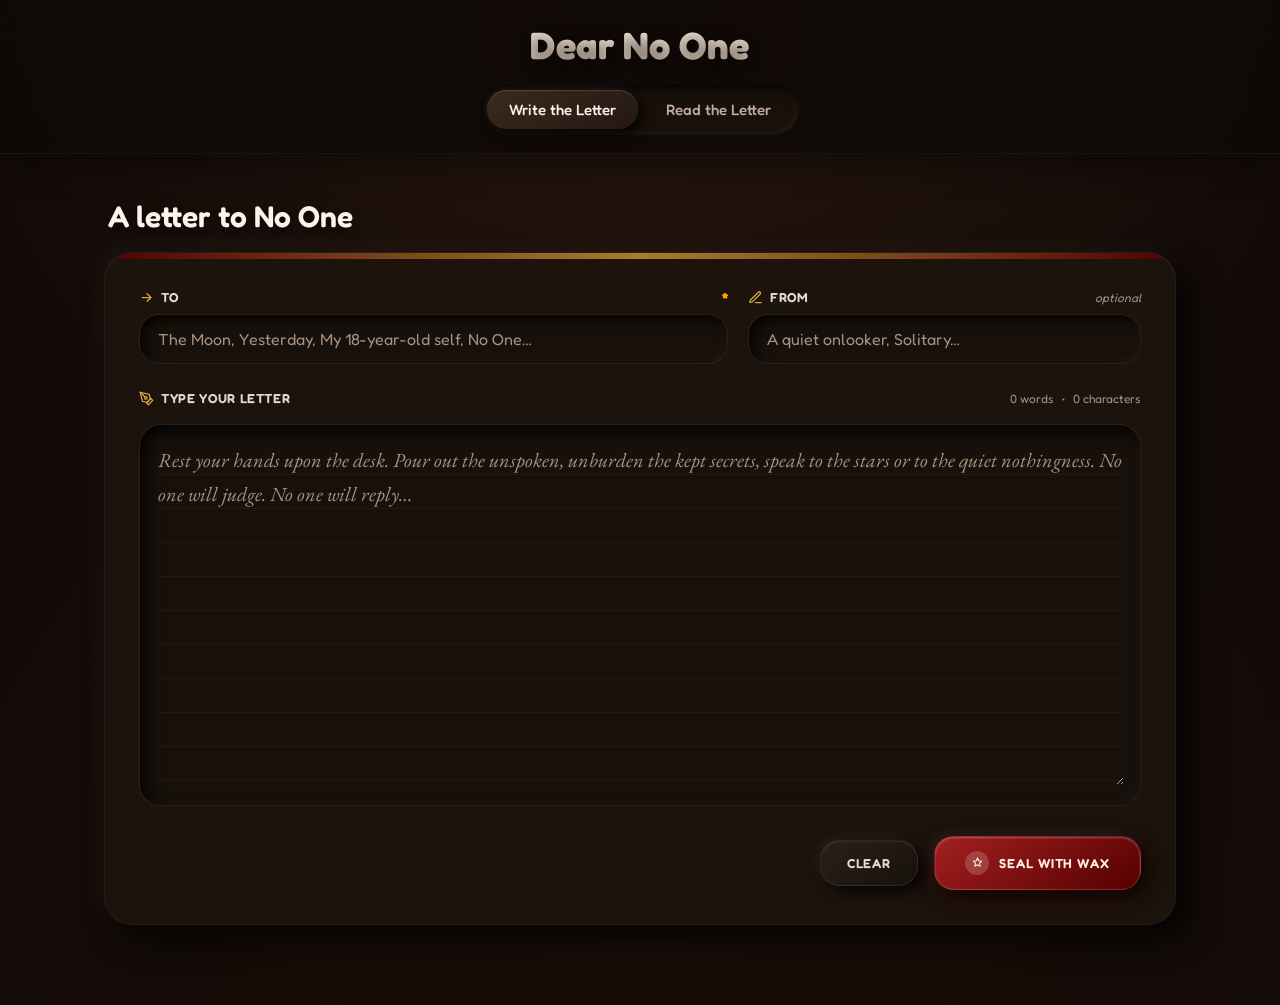
<file: index.html>
<!DOCTYPE html>
<html lang="en">
<head>
<meta charset="UTF-8">
<meta name="viewport" content="width=device-width, initial-scale=1.0">
<title>Dear No One — Write the Letter</title>
<meta name="description" content="Write a letter to no one in particular. Seal it with wax and let it go.">

<link rel="preconnect" href="https://fonts.googleapis.com">
<link rel="preconnect" href="https://fonts.gstatic.com" crossorigin>
<link href="https://fonts.googleapis.com/css2?family=Fredoka:wght@400;500;600;700&family=EB+Garamond:ital,wght@0,400;0,600;1,400;1,600&display=swap" rel="stylesheet">
<link rel="stylesheet" href="style.css">
</head>
<body>

<!-- Reusable icon sprite (kept out of tab order / not rendered directly) -->
<svg class="visually-hidden" aria-hidden="true">
  <symbol id="icon-arrow" viewBox="0 0 24 24" fill="none" stroke="currentColor" stroke-width="2" stroke-linecap="round" stroke-linejoin="round"><line x1="5" y1="12" x2="19" y2="12"></line><polyline points="13 6 19 12 13 18"></polyline></symbol>
  <symbol id="icon-note" viewBox="0 0 24 24" fill="none" stroke="currentColor" stroke-width="2" stroke-linecap="round" stroke-linejoin="round"><path d="M12 20h9"></path><path d="M16.5 3.5a2.12 2.12 0 0 1 3 3L7 19l-4 1 1-4Z"></path></symbol>
  <symbol id="icon-quill" viewBox="0 0 24 24" fill="none" stroke="currentColor" stroke-width="2" stroke-linecap="round" stroke-linejoin="round"><path d="M12 19l7-7 3 3-7 7-3-3z"></path><path d="M18 13l-1.5-7.5L2 2l3.5 14.5L13 18l5-5z"></path><path d="M2 2l7.586 7.586"></path><circle cx="11" cy="11" r="2"></circle></symbol>
  <symbol id="icon-seal" viewBox="0 0 24 24" fill="none" stroke="currentColor" stroke-width="2" stroke-linecap="round" stroke-linejoin="round"><path d="M12 2l2.4 4.9 5.4.8-3.9 3.8.9 5.4L12 14.4 7.2 16.9l.9-5.4L4.2 7.7l5.4-.8L12 2z"></path></symbol>
</svg>

<header class="site-header">
  <div class="site-header__inner">
    <a class="brand" href="index.html">Dear No One</a>
    <nav class="tab-nav" aria-label="Site sections">
      <a href="index.html" class="tab-nav__item is-active" aria-current="page">Write the Letter</a>
      <a href="read.html" class="tab-nav__item">Read the Letter</a>
    </nav>
  </div>
</header>

<main class="page-main">
  <div class="page-title-row">
    <h1>A letter to No One</h1>
  </div>

  <section class="surface-card" aria-labelledby="form-heading">
    <h2 id="form-heading" class="visually-hidden">Write your letter</h2>
    <div class="surface-card__accent"></div>
    <div class="surface-card__body">

      <div class="field-row">
        <div class="field field--to">
          <label for="letter-to">
            <span class="label-text"><svg aria-hidden="true"><use href="#icon-arrow"></use></svg>To</span>
            <span class="req" aria-hidden="true">*</span>
          </label>
          <input id="letter-to" type="text" placeholder="The Moon, Yesterday, My 18-year-old self, No One…" maxlength="80" autocomplete="off" required aria-required="true">
        </div>
        <div class="field field--from">
          <label for="letter-from">
            <span class="label-text"><svg aria-hidden="true"><use href="#icon-note"></use></svg>From</span>
            <span class="optional">optional</span>
          </label>
          <input id="letter-from" type="text" placeholder="A quiet onlooker, Solitary…" maxlength="60" autocomplete="off">
        </div>
      </div>

      <div class="field field--body">
        <div class="field__header">
          <label for="letter-body">
            <span class="label-text"><svg aria-hidden="true"><use href="#icon-quill"></use></svg>Type your Letter</span>
          </label>
          <div class="meta-counts">
            <span id="word-count">0 words</span>
            <span aria-hidden="true">•</span>
            <span id="char-count">0 characters</span>
          </div>
        </div>
        <div class="textarea-wrap">
          <textarea id="letter-body" rows="10" placeholder="Rest your hands upon the desk. Pour out the unspoken, unburden the kept secrets, speak to the stars or to the quiet nothingness. No one will judge. No one will reply…"></textarea>
        </div>
      </div>

      <div class="actions-row">
        <button type="button" id="btn-clear" class="btn btn--ghost">Clear</button>
        <button type="button" id="btn-seal" class="btn btn--wax">
          <span class="btn__seal-dot"><svg aria-hidden="true"><use href="#icon-seal"></use></svg></span>
          Seal with wax
        </button>
      </div>

    </div>
  </section>
</main>

<div class="modal-overlay" id="seal-modal" aria-hidden="true">
  <div class="seal-card" role="dialog" aria-modal="true" aria-labelledby="seal-title">
    <div class="wax-emblem"><svg aria-hidden="true"><use href="#icon-seal"></use></svg></div>
    <h2 id="seal-title">Sealed in Perpetuity</h2>
    <p>Your letter has been folded, sealed with hot wax, and sent into the void.</p>
    <div class="divider"></div>
    <span class="eyebrow-note">Waiting quietly on the Read page</span>
  </div>
</div>

<script src="storage.js"></script>
<script src="write.js"></script>
</body>
</html>
</file>
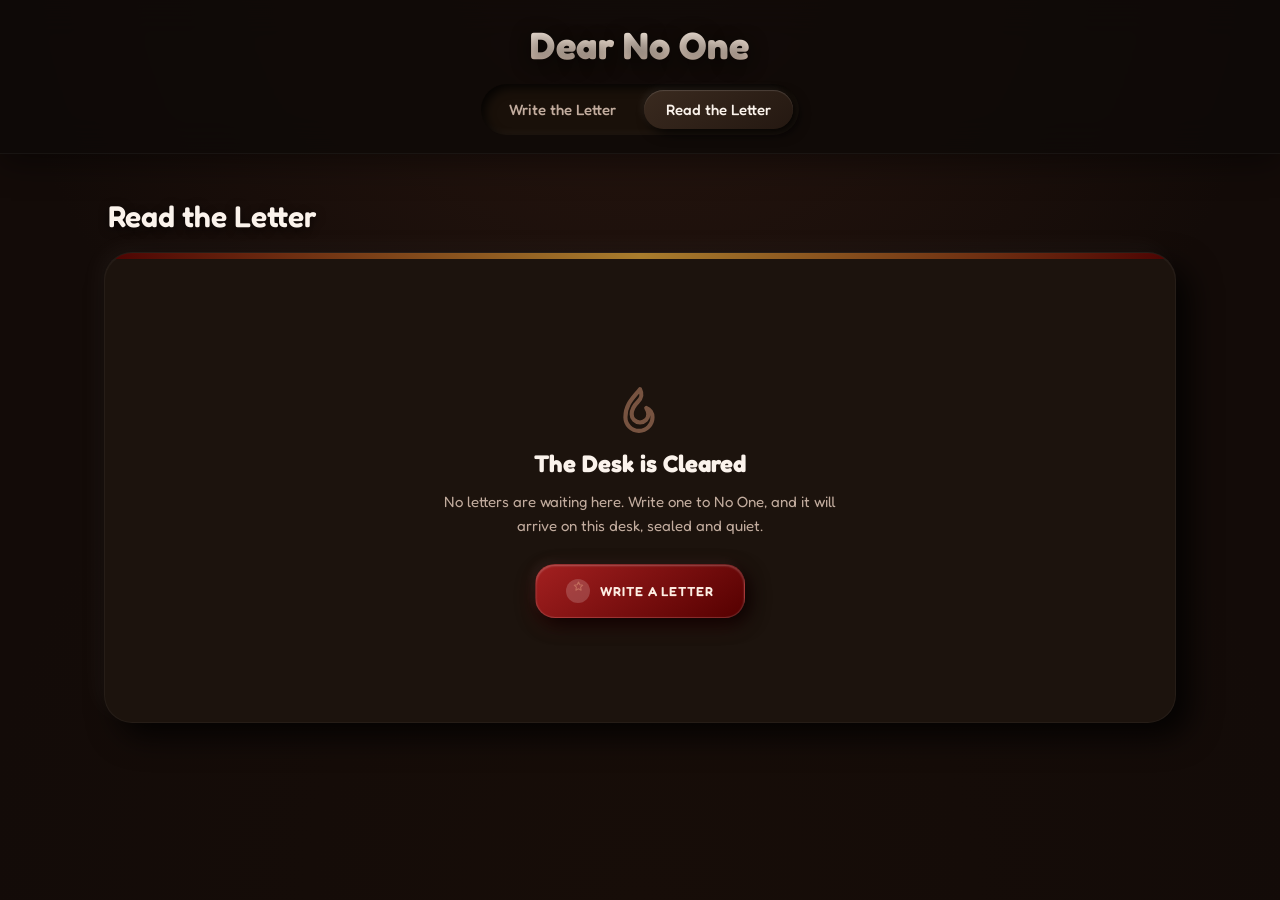
<file: read.html>
<!DOCTYPE html>
<html lang="en">
<head>
<meta charset="UTF-8">
<meta name="viewport" content="width=device-width, initial-scale=1.0">
<title>Dear No One — Read the Letter</title>
<meta name="description" content="Open sealed letters written to no one in particular, then let them burn.">

<link rel="preconnect" href="https://fonts.googleapis.com">
<link rel="preconnect" href="https://fonts.gstatic.com" crossorigin>
<link href="https://fonts.googleapis.com/css2?family=Fredoka:wght@400;500;600;700&family=EB+Garamond:ital,wght@0,400;0,600;1,400;1,600&display=swap" rel="stylesheet">
<link rel="stylesheet" href="style.css">
</head>
<body>

<svg class="visually-hidden" aria-hidden="true">
  <symbol id="icon-seal" viewBox="0 0 24 24" fill="none" stroke="currentColor" stroke-width="2" stroke-linecap="round" stroke-linejoin="round"><path d="M12 2l2.4 4.9 5.4.8-3.9 3.8.9 5.4L12 14.4 7.2 16.9l.9-5.4L4.2 7.7l5.4-.8L12 2z"></path></symbol>
  <symbol id="icon-flame" viewBox="0 0 24 24" fill="none" stroke="currentColor" stroke-width="2" stroke-linecap="round" stroke-linejoin="round"><path d="M12 2c1.5 3 .5 4.5-1 6-2 2-3 3.5-3 6a4 4 0 0 0 8 0c0-1.2-.4-2-1-3 1.8.6 3 2.4 3 4.5A6.5 6.5 0 0 1 5 15.5C5 9 9 6 12 2z"></path></symbol>
  <symbol id="icon-close" viewBox="0 0 24 24" fill="none" stroke="currentColor" stroke-width="2" stroke-linecap="round" stroke-linejoin="round"><line x1="18" y1="6" x2="6" y2="18"></line><line x1="6" y1="6" x2="18" y2="18"></line></symbol>
</svg>

<header class="site-header">
  <div class="site-header__inner">
    <a class="brand" href="index.html">Dear No One</a>
    <nav class="tab-nav" aria-label="Site sections">
      <a href="index.html" class="tab-nav__item">Write the Letter</a>
      <a href="read.html" class="tab-nav__item is-active" aria-current="page">Read the Letter</a>
    </nav>
  </div>
</header>

<main class="page-main">
  <div class="page-title-row">
    <h1>Read the Letter</h1>
  </div>

  <section class="surface-card" aria-labelledby="archive-heading">
    <h2 id="archive-heading" class="visually-hidden">Sealed letters</h2>
    <div class="surface-card__accent"></div>
    <div class="surface-card__body">
      <div class="envelope-grid" id="envelope-grid"></div>
      <div class="empty-state" id="empty-state" hidden>
        <svg aria-hidden="true"><use href="#icon-flame"></use></svg>
        <h2>The Desk is Cleared</h2>
        <p>No letters are waiting here. Write one to No One, and it will arrive on this desk, sealed and quiet.</p>
        <a href="index.html" class="btn btn--wax">
          <span class="btn__seal-dot"><svg aria-hidden="true"><use href="#icon-seal"></use></svg></span>
          Write a Letter
        </a>
      </div>
    </div>
  </section>
</main>

<div class="modal-overlay modal-overlay--inspect" id="inspect-modal" aria-hidden="true">
  <div class="halo" id="halo" aria-hidden="true"></div>

  <div class="inspect-stage" id="inspect-stage" role="dialog" aria-modal="true" aria-label="Open letter">
    <button type="button" class="close-btn" id="close-inspect">
      <span>Close</span>
      <svg aria-hidden="true"><use href="#icon-close"></use></svg>
    </button>

    <div class="envelope-3d" id="envelope-3d">
      <div class="envelope-3d__shell">
        <div class="envelope-3d__pocket"></div>
        <div class="envelope-3d__side-l"></div>
        <div class="envelope-3d__side-r"></div>
        <div class="envelope-3d__front-flap"></div>
        <div class="envelope-3d__flap" id="envelope-flap">
          <div class="wax-seal-mini"><svg aria-hidden="true"><use href="#icon-seal"></use></svg></div>
        </div>
      </div>

      <div class="letter-slot" id="letter-slot">
        <div class="letter-paper" id="letter-paper">
          <div class="letter-paper__face">
            <div class="letter-paper__to">
              <span class="eyebrow">Addressed to</span>
              <h2 id="modal-to">To:</h2>
            </div>
            <div class="letter-paper__body-wrap">
              <p id="modal-body"></p>
            </div>
            <div class="letter-paper__from" id="modal-from-row">
              <div>
                <span class="eyebrow">From</span>
                <span id="modal-from">Anonymous</span>
              </div>
            </div>
          </div>
        </div>
      </div>
    </div>

    <div class="burn-action" id="burn-action">
      <button type="button" class="btn btn--burn" id="btn-burn">
        <svg aria-hidden="true"><use href="#icon-flame"></use></svg>
        Burn this Letter
      </button>
    </div>
  </div>

  <div class="ember-field" id="ember-field" aria-hidden="true"></div>
</div>

<div class="toast" id="toast" role="status" aria-live="polite">
  <svg aria-hidden="true"><use href="#icon-flame"></use></svg>
  <span>Letter consumed by embers. It exists nowhere now.</span>
</div>

<script src="storage.js"></script>
<script src="read.js"></script>
</body>
</html>
</file>
<file: style.css>
/* ==========================================================================
   Dear No One — shared stylesheet
   A dark, neumorphic letter-writing/reading experience.
   ========================================================================== */

:root{
  /* -- base surfaces -- */
  --bg:            #130b08;
  --bg-radial-a:   #2a1710;
  --bg-radial-b:   #170d08;
  --panel:         #1c130d;
  --panel-alt:     #221710;
  --panel-inset:   #17100b;

  /* -- lines / depth -- */
  --line:          rgba(255,255,255,0.07);
  --line-soft:     rgba(255,255,255,0.045);
  --shadow-dark:   rgba(0,0,0,0.78);
  --shadow-light:  rgba(255,255,255,0.045);

  /* -- text (contrast-checked against --bg / --panel, all 6.5:1+) -- */
  --text-heading:  #FBF3EC;
  --text-body:     #EAD9CB;
  --text-muted:    #C2AC9E;
  --text-faint:    #A8927F;

  /* -- brand accents -- */
  --ochre:         #C18F32;
  --ochre-light:   #D9A63F;
  --ochre-dark:    #7a5412;
  --wax:           #550000;
  --wax-light:     #7A1010;
  --wax-glow:      #A32020;
  --ember:         #FF5722;
  --ember-glow:    #FFA000;
  --icon-on-wax:   #FDEDE3;
  --focus:         #E8B14D;

  --radius-lg:     28px;
  --radius-md:     20px;
  --radius-sm:     14px;

  color-scheme: dark;
}

/* ---------------------------------- reset -------------------------------- */
*, *::before, *::after{ box-sizing: border-box; }
html, body{ margin:0; padding:0; }
img, svg{ display:block; max-width:100%; }
button{ font: inherit; color: inherit; background:none; border:none; cursor:pointer; }
input, textarea{ font: inherit; color: inherit; }
a{ color: inherit; text-decoration:none; }
::selection{ background: var(--wax-light); color: var(--icon-on-wax); }

body{
  min-height: 100vh;
  background-color: var(--bg);
  background-image:
    radial-gradient(circle at 50% -10%, var(--bg-radial-a) 0%, transparent 55%),
    radial-gradient(circle at 50% 100%, var(--bg-radial-b) 0%, transparent 60%);
  color: var(--text-body);
  font-family: 'Fredoka', sans-serif;
  -webkit-font-smoothing: antialiased;
  overflow-x: hidden;
}

.visually-hidden{
  position:absolute; width:1px; height:1px; margin:-1px; padding:0;
  overflow:hidden; clip:rect(0,0,0,0); white-space:nowrap; border:0;
}

/* focus visibility, kept even where we style away default outlines */
:focus-visible{
  outline: 2.5px solid var(--focus);
  outline-offset: 3px;
  border-radius: 6px;
}

/* ---------------------------------- header ------------------------------- */
.site-header{
  position: sticky;
  top: 0;
  z-index: 40;
  background: rgba(15, 10, 7, 0.86);
  backdrop-filter: blur(18px);
  -webkit-backdrop-filter: blur(18px);
  border-bottom: 1px solid var(--line-soft);
  box-shadow: 0 8px 32px rgba(0,0,0,0.45);
}
.site-header__inner{
  max-width: 1120px;
  margin: 0 auto;
  padding: 22px 24px 18px;
  display:flex;
  flex-direction:column;
  align-items:center;
  gap: 16px;
}
.brand{
  font-size: 38px;
  font-weight: 700;
  letter-spacing: 0.01em;
  background: linear-gradient(180deg, #FFF6EC, #DAC0AE);
  -webkit-background-clip: text;
  background-clip: text;
  color: transparent;
  text-shadow: 0 4px 18px rgba(0,0,0,0.6);
  transition: transform 0.25s ease;
}
.brand:hover{ transform: scale(1.03); }

.tab-nav{
  display:flex;
  align-items:center;
  gap: 6px;
  padding: 6px;
  border-radius: 999px;
  background: #191009;
  box-shadow: inset 4px 4px 10px var(--shadow-dark), inset -3px -3px 8px rgba(255,255,255,0.045);
}
.tab-nav__item{
  padding: 10px 22px;
  border-radius: 999px;
  font-size: 15px;
  font-weight: 500;
  color: var(--text-muted);
  transition: color 0.2s ease, background 0.2s ease, box-shadow 0.2s ease;
}
.tab-nav__item:hover{ color: var(--text-heading); }
.tab-nav__item.is-active{
  background: linear-gradient(145deg, #3a2a1f, #241811);
  color: var(--text-heading);
  box-shadow: 5px 5px 12px var(--shadow-dark), -3px -3px 8px rgba(255,255,255,0.06), inset 0 1px 1px rgba(255,255,255,0.15);
}

/* ---------------------------------- layout ------------------------------- */
.page-main{
  width:100%;
  max-width: 1120px;
  margin: 0 auto;
  padding: 40px 24px 80px;
}
.page-title-row{
  display:flex;
  align-items:baseline;
  justify-content: space-between;
  padding: 4px 4px 18px;
}
.page-title-row h1{
  margin:0;
  font-family: 'Fredoka', sans-serif;
  font-weight: 600;
  font-size: 30px;
  color: var(--text-heading);
  text-shadow: 0 2px 10px rgba(0,0,0,0.6);
}

/* ------------------------------ neumorphic card --------------------------- */
.surface-card{
  position: relative;
  overflow: hidden;
  background: var(--panel);
  border: 1px solid var(--line-soft);
  border-radius: var(--radius-lg);
  box-shadow: 14px 14px 30px var(--shadow-dark), -8px -8px 22px rgba(255,255,255,0.035), inset 0 1px 1px rgba(255,255,255,0.05);
}
.surface-card__accent{
  height: 6px;
  width:100%;
  background: linear-gradient(90deg, var(--wax), var(--ochre), var(--wax));
  opacity: 0.85;
}
.surface-card__body{
  padding: 30px 34px 34px;
  display:flex;
  flex-direction:column;
  gap: 26px;
}

/* ================================ WRITE PAGE ============================== */
.field-row{
  display:grid;
  grid-template-columns: 1.5fr 1fr;
  gap: 20px;
}
.field{ display:flex; flex-direction:column; gap: 9px; }
.field label{
  display:flex;
  align-items:center;
  justify-content:space-between;
  font-size: 13px;
  font-weight: 600;
  letter-spacing: 0.05em;
  text-transform: uppercase;
  color: var(--text-body);
}
.field label .label-text{ display:flex; align-items:center; gap:7px; }
.field label svg{ width:15px; height:15px; color: var(--ochre-light); flex-shrink:0; }
.field .req{ color: var(--ember-glow); font-weight:700; }
.field .optional{
  text-transform:none;
  letter-spacing:normal;
  font-style: italic;
  font-weight: 400;
  font-size: 12px;
  color: var(--text-faint);
}
.field input[type="text"]{
  width:100%;
  padding: 14px 18px;
  border-radius: var(--radius-md);
  background: var(--panel-inset);
  border: 1px solid var(--line);
  color: var(--text-heading);
  font-size: 16px;
  box-shadow: inset 5px 5px 12px var(--shadow-dark), inset -3px -3px 8px rgba(255,255,255,0.04);
  transition: box-shadow 0.2s ease, border-color 0.2s ease;
}
.field input[type="text"]::placeholder{ color: var(--text-faint); }
.field input[type="text"]:focus{
  border-color: rgba(232,177,77,0.5);
  box-shadow: inset 5px 5px 12px var(--shadow-dark), inset -3px -3px 8px rgba(255,255,255,0.04), 0 0 0 3px rgba(232,177,77,0.16);
}
.field input.field--invalid{
  border-color: rgba(255,87,34,0.65);
  box-shadow: inset 5px 5px 12px var(--shadow-dark), 0 0 0 3px rgba(255,87,34,0.18);
}

.field--body .field__header{
  display:flex;
  align-items:center;
  justify-content:space-between;
  flex-wrap: wrap;
  gap: 8px;
  margin-bottom: 9px;
}
.meta-counts{
  display:flex;
  align-items:center;
  gap: 8px;
  font-size: 12px;
  color: var(--text-faint);
}
.textarea-wrap{
  padding: 16px;
  border-radius: 22px;
  background: var(--panel-inset);
  border: 1px solid var(--line);
  box-shadow: inset 6px 6px 16px rgba(0,0,0,0.85), inset -4px -4px 10px rgba(255,255,255,0.03);
}
#letter-body{
  width:100%;
  resize: vertical;
  min-height: 220px;
  border:none;
  outline:none;
  background: transparent;
  color: var(--text-heading);
  font-family: 'EB Garamond', serif;
  font-size: 20px;
  line-height: 34px;
  background-image: repeating-linear-gradient(to bottom, transparent, transparent 33px, var(--line-soft) 33px, var(--line-soft) 34px);
}
#letter-body::placeholder{ color: var(--text-faint); font-style: italic; }

.actions-row{
  display:flex;
  align-items:center;
  justify-content:flex-end;
  gap: 16px;
  flex-wrap: wrap;
  padding-top: 4px;
}

.btn{
  display:inline-flex;
  align-items:center;
  justify-content:center;
  gap: 10px;
  padding: 14px 26px;
  border-radius: var(--radius-md);
  font-weight: 600;
  font-size: 13px;
  letter-spacing: 0.07em;
  text-transform: uppercase;
  transition: transform 0.15s ease, box-shadow 0.2s ease, opacity 0.2s ease;
}
.btn svg{ width:16px; height:16px; }
.btn:active{ transform: scale(0.96); }
.btn--ghost{
  background: linear-gradient(145deg, #2a2019, #17110c);
  color: var(--text-body);
  border: 1px solid var(--line);
  box-shadow: 6px 6px 15px var(--shadow-dark), -4px -4px 10px rgba(255,255,255,0.045), inset 0 1px 1px rgba(255,255,255,0.08);
}
.btn--ghost:hover{ color: var(--text-heading); }
.btn--wax{
  padding: 14px 30px;
  background: linear-gradient(145deg, var(--wax-glow), var(--wax));
  color: var(--icon-on-wax);
  border: 1px solid rgba(255,255,255,0.12);
  box-shadow: 6px 6px 18px var(--shadow-dark), -4px -4px 10px rgba(255,255,255,0.05), 0 6px 20px rgba(85,0,0,0.45), inset 0 1px 2px rgba(255,255,255,0.25);
}
.btn--wax:hover{ box-shadow: 7px 7px 22px var(--shadow-dark), -4px -4px 10px rgba(255,255,255,0.06), 0 8px 26px rgba(163,32,32,0.6), inset 0 1px 2px rgba(255,255,255,0.3); }
.btn--wax .btn__seal-dot{
  width: 24px; height:24px;
  border-radius:50%;
  display:flex; align-items:center; justify-content:center;
  background: rgba(255,255,255,0.18);
}
.btn--wax .btn__seal-dot svg{ width:13px; height:13px; }

/* ------------------------------- seal modal -------------------------------- */
.modal-overlay{
  position: fixed; inset:0;
  z-index: 60;
  display:flex; align-items:center; justify-content:center;
  background: rgba(6,3,2,0.82);
  backdrop-filter: blur(10px);
  -webkit-backdrop-filter: blur(10px);
  opacity:0;
  pointer-events:none;
  transition: opacity 0.4s ease;
  padding: 20px;
}
.modal-overlay.is-open{ opacity:1; pointer-events:auto; }

.seal-card{
  width: 100%; max-width: 380px;
  padding: 38px 32px;
  border-radius: 26px;
  display:flex; flex-direction:column; align-items:center; text-align:center;
  background: var(--panel);
  border: 1px solid var(--line);
  box-shadow: 16px 16px 40px rgba(0,0,0,0.8), -8px -8px 24px rgba(255,255,255,0.04), inset 0 1px 1px rgba(255,255,255,0.08);
  transform: scale(0.9);
  transition: transform 0.4s cubic-bezier(0.2,0.9,0.3,1.2);
}
.modal-overlay.is-open .seal-card{ transform: scale(1); }
.wax-emblem{
  width: 78px; height:78px;
  border-radius:50%;
  display:flex; align-items:center; justify-content:center;
  margin-bottom: 16px;
  background: radial-gradient(circle at 35% 35%, var(--wax-glow), #3a0303);
  box-shadow: 0 10px 30px rgba(0,0,0,0.65), inset 0 2px 5px rgba(255,255,255,0.35), inset 0 -4px 8px rgba(0,0,0,0.55);
}
.wax-emblem svg{ width:34px; height:34px; color: var(--icon-on-wax); }
.seal-card h2{ margin: 0 0 8px; font-size: 23px; color: var(--text-heading); }
.seal-card p{ margin: 0 0 20px; font-size: 15px; line-height: 1.55; color: var(--text-muted); }
.seal-card .divider{ width: 60px; height:2px; background: var(--line); margin-bottom: 16px; border-radius: 2px; }
.seal-card .eyebrow-note{
  font-size: 11px; letter-spacing: 0.14em; text-transform: uppercase;
  color: var(--text-faint); font-weight:600;
}

/* ================================ READ PAGE ================================ */
.envelope-grid{
  display:grid;
  grid-template-columns: repeat(auto-fill, minmax(230px, 1fr));
  gap: 30px;
  place-items: center;
}
.envelope{
  width:100%;
  max-width: 280px;
  aspect-ratio: 3 / 2;
  border-radius: 18px;
  position: relative;
  overflow:hidden;
  display:flex; align-items:center; justify-content:center;
  background: linear-gradient(135deg, var(--ochre-light) 0%, var(--ochre) 55%, #8a6220 100%);
  border: 1px solid rgba(255,255,255,0.16);
  box-shadow: 9px 14px 30px rgba(0,0,0,0.6), 0 0 28px rgba(193,143,50,0.14);
  transition: transform 0.28s ease, box-shadow 0.28s ease;
}
.envelope:hover, .envelope:focus-visible{
  transform: translateY(-6px);
  box-shadow: 12px 20px 36px rgba(0,0,0,0.68), 0 0 34px rgba(193,143,50,0.22);
}
.envelope.is-removing{
  transition: opacity 0.5s ease, transform 0.5s ease;
  opacity:0;
  transform: scale(0.82) translateY(8px);
}
.envelope::before, .envelope::after{ content:""; position:absolute; pointer-events:none; }
/* top flap */
.envelope::before{
  top:0; left:0; right:0; height: 58%;
  background: linear-gradient(180deg, rgba(255,255,255,0.16), rgba(0,0,0,0.14) 90%);
  clip-path: polygon(0 0, 100% 0, 50% 100%);
}
/* bottom pocket shading */
.envelope::after{
  bottom:0; left:0; right:0; height: 55%;
  background: linear-gradient(0deg, rgba(0,0,0,0.28), transparent 85%);
  clip-path: polygon(0 100%, 50% 35%, 100% 100%);
}
.envelope-seal{
  position: relative; z-index: 2;
  width: 58px; height:58px; border-radius:50%;
  display:flex; align-items:center; justify-content:center;
  background: radial-gradient(circle at 35% 35%, var(--wax-glow), #3a0303);
  box-shadow: 0 6px 14px rgba(0,0,0,0.6), inset 0 2px 4px rgba(255,255,255,0.3), inset 0 -3px 5px rgba(0,0,0,0.55);
  border: 1px solid rgba(255,255,255,0.14);
}
.envelope-seal svg{ width:22px; height:22px; color: var(--icon-on-wax); }

.empty-state{
  display:flex; flex-direction:column; align-items:center; text-align:center;
  padding: 70px 20px;
  gap: 6px;
}
.empty-state svg{ width:50px; height:50px; color: rgba(230,162,126,0.45); margin-bottom: 8px; }
.empty-state h2{ margin:0; font-size: 24px; color: var(--text-heading); }
.empty-state p{ margin: 6px 0 20px; max-width: 420px; font-size: 15px; color: var(--text-muted); line-height:1.6; }

/* ------------------------------ inspection modal ---------------------------- */
.modal-overlay--inspect{ flex-direction:column; }
.halo{
  position:absolute;
  top:50%; left:50%;
  width: 620px; height:620px; max-width: 90vw; max-height: 90vw;
  border-radius:50%;
  background: radial-gradient(circle, rgba(217,166,63,0.20), rgba(85,0,0,0.16) 55%, transparent 75%);
  filter: blur(60px);
  opacity:0; transform: translate(-50%, -50%) scale(0.5);
  transition: opacity 0.7s ease, transform 0.7s ease;
  pointer-events:none;
}
.modal-overlay--inspect.is-open .halo{ opacity:1; transform: translate(-50%, -50%) scale(1.15); }

.inspect-stage{
  position:relative; z-index:5;
  display:flex; flex-direction:column; align-items:center;
  width:100%; max-width: 480px;
}
.close-btn{
  position:absolute; top:-52px; right:0;
  display:flex; align-items:center; gap:6px;
  font-size:12px; font-weight:600; letter-spacing:0.12em; text-transform:uppercase;
  color: var(--text-muted);
  padding: 8px;
}
.close-btn:hover{ color: var(--text-heading); }
.close-btn svg{ width:16px; height:16px; }

.envelope-3d{
  position:relative;
  width: min(88vw, 380px);
  height: 250px;
}
.envelope-3d__shell{
  position:absolute; inset:0;
  border-radius: 18px;
  overflow: hidden;
  background: linear-gradient(135deg, var(--ochre-light) 0%, var(--ochre) 52%, #8a6220 100%);
  border: 1px solid rgba(255,255,255,0.16);
  box-shadow: 12px 18px 40px rgba(0,0,0,0.75);
}
.envelope-3d__pocket{
  position:absolute; inset:0;
  clip-path: polygon(0 100%, 50% 42%, 100% 100%);
  background: linear-gradient(0deg, #7a5412, #9e6f1a 70%);
  z-index: 1;
}
.envelope-3d__flap{
  position:absolute; top:0; left:0; right:0; height: 62%;
  transform-origin: top center;
  clip-path: polygon(0 0, 100% 0, 50% 100%);
  background: linear-gradient(180deg, var(--ochre-light), var(--ochre));
  display:flex; align-items:flex-end; justify-content:center; padding-bottom: 6px;
  transition: transform 0.7s cubic-bezier(0.3,0.7,0.4,1), opacity 0.5s ease 0.15s;
  z-index: 3;
  box-shadow: 0 6px 10px rgba(0,0,0,0.25);
}
.envelope-3d__flap.is-open{ transform: translateY(-118%) rotate(-6deg); opacity: 0; }
.wax-seal-mini{
  width: 50px; height:50px; border-radius:50%;
  display:flex; align-items:center; justify-content:center;
  background: radial-gradient(circle at 35% 35%, var(--wax-glow), #3a0303);
  box-shadow: 0 4px 10px rgba(0,0,0,0.55), inset 0 2px 3px rgba(255,255,255,0.28);
  border: 1px solid rgba(255,255,255,0.14);
  transform: translateY(60%);
}
.wax-seal-mini svg{ width:19px; height:19px; color: var(--icon-on-wax); }

.letter-slot{
  position:absolute; left:10px; right:10px; top:10px; bottom:10px;
  overflow:hidden;
  z-index: 2;
}
.letter-paper{
  width:100%; height:100%;
  transform: translateY(8%) scale(0.97);
  opacity:0;
  transition: transform 1.1s cubic-bezier(0.22,0.9,0.3,1), opacity 0.6s ease;
}
.letter-paper.is-peeking{ transform: translateY(-16%) scale(0.99); opacity:1; }
.letter-paper.is-revealed{ transform: translateY(-74%) scale(1); opacity:1; }
.letter-paper__face{
  position:relative;
  width:100%; height:100%;
  padding: 20px 22px;
  border-radius: 14px;
  background: var(--panel);
  border: 1px solid var(--line);
  box-shadow: 0 4px 20px rgba(0,0,0,0.55), inset 0 1px 1px rgba(255,255,255,0.07);
  display:flex; flex-direction:column; justify-content:space-between;
  overflow:hidden;
}
.letter-paper__to{ padding-bottom: 10px; border-bottom: 1px solid var(--line); }
.letter-paper__to .eyebrow{ display:block; margin-bottom:3px; }
.letter-paper__to h2{
  margin:0; font-size: 21px; color: var(--text-heading);
  font-family:'Fredoka', sans-serif; font-weight:600;
  overflow:hidden; text-overflow:ellipsis; white-space:nowrap;
}
.letter-paper__body-wrap{
  margin: 10px 0; overflow-y:auto; max-height: 130px; padding-right: 4px;
}
.letter-paper__body-wrap p{
  margin:0; font-family:'EB Garamond', serif; font-style:italic;
  font-size: 16px; line-height: 27px; color: var(--text-body);
  white-space: pre-wrap;
  word-wrap: break-word;
  background-image: repeating-linear-gradient(to bottom, transparent, transparent 25px, var(--line-soft) 25px, var(--line-soft) 26px);
}
.letter-paper__from{
  display:flex; align-items:flex-end; justify-content:space-between;
  padding-top: 10px; border-top: 1px solid var(--line);
}
.letter-paper__from .eyebrow{ display:block; margin-bottom:2px; }
.letter-paper__from span:last-child{ font-style: italic; color: var(--text-muted); font-size:14px; }
.eyebrow{
  font-size: 11px; font-weight:600; letter-spacing:0.09em; text-transform:uppercase; color: var(--text-faint);
}

.envelope-3d__front-flap{
  position:absolute; bottom:0; left:0; right:0; height: 60%;
  clip-path: polygon(0 100%, 50% 30%, 100% 100%);
  background: linear-gradient(0deg, #7a5412, var(--ochre) 70%);
  z-index: 4;
  pointer-events:none;
}
.envelope-3d__side-l, .envelope-3d__side-r{
  position:absolute; top:0; bottom:0; width: 45%;
  z-index: 4; pointer-events:none; opacity:0.9;
}
.envelope-3d__side-l{ left:0; clip-path: polygon(0 0, 0 100%, 100% 50%); background: rgba(0,0,0,0.16); }
.envelope-3d__side-r{ right:0; clip-path: polygon(100% 0, 100% 100%, 0 50%); background: rgba(0,0,0,0.16); }

.burn-action{
  margin-top: 34px;
  opacity:0; transform: translateY(16px);
  transition: opacity 0.5s ease, transform 0.5s ease;
}
.btn--burn{
  position:relative;
  padding: 15px 32px;
  background: linear-gradient(145deg, #8a1b10, var(--wax));
  color: var(--icon-on-wax);
  border: 1px solid rgba(255,148,90,0.4);
  box-shadow: 6px 6px 18px var(--shadow-dark), 0 6px 22px rgba(255,87,34,0.28), inset 0 1px 2px rgba(255,255,255,0.25);
}
.btn--burn:hover{ box-shadow: 7px 7px 22px var(--shadow-dark), 0 8px 30px rgba(255,87,34,0.45), inset 0 1px 2px rgba(255,255,255,0.28); }
.btn--burn svg{ color: var(--ember-glow); animation: flicker 1.7s ease-in-out infinite; }
.btn--burn:disabled{ opacity:0.5; cursor:default; }

@keyframes flicker{
  0%, 100%{ transform: translateY(0) scale(1); }
  25%{ transform: translateY(-2px) scale(1.08); }
  60%{ transform: translateY(1px) scale(0.94); }
}

.ember-field{
  position:absolute; inset:0;
  z-index: 6;
  pointer-events:none;
  overflow:hidden;
  display:none;
}
.ember-field.is-active{ display:block; }
.ember{
  position:absolute;
  border-radius:50%;
  opacity:1;
  transition: transform 1.6s cubic-bezier(0.2,0.8,0.4,1), opacity 1.6s cubic-bezier(0.2,0.8,0.4,1);
}
.ember-core-flare{
  position:absolute; left:50%; top:50%;
  width: 340px; height:340px; margin: -170px 0 0 -170px;
  border-radius:50%;
  background: radial-gradient(circle, rgba(255,140,50,0.55), rgba(255,87,34,0.15) 55%, transparent 75%);
  filter: blur(40px);
  animation: pulseFlare 1.4s ease-in-out infinite;
}
@keyframes pulseFlare{
  0%, 100%{ transform: scale(1); opacity:0.7; }
  50%{ transform: scale(1.18); opacity:1; }
}

.is-burning{
  animation: disintegrate 1.6s forwards cubic-bezier(0.3,0.9,0.4,1);
}
@keyframes disintegrate{
  0%{ transform: scale(1) translateY(0) rotate(0); filter: brightness(1) saturate(1); opacity:1; }
  35%{ transform: scale(0.97) translateY(-10px) rotate(-1deg); filter: brightness(1.25) sepia(0.5) saturate(1.8); opacity:0.9; }
  70%{ transform: scale(0.8) translateY(-30px) rotate(2deg); filter: brightness(0.4) contrast(1.8) grayscale(0.7); opacity:0.4; }
  100%{ transform: scale(0.55) translateY(-55px) rotate(-3deg); filter: brightness(0.05) grayscale(1); opacity:0; }
}

/* ---------------------------------- toast ---------------------------------- */
.toast{
  position: fixed;
  bottom: 30px; left:50%;
  transform: translate(-50%, 16px);
  z-index: 70;
  padding: 13px 24px;
  border-radius: 999px;
  display:flex; align-items:center; gap:11px;
  background: linear-gradient(145deg, var(--wax-light), #3a0303);
  border: 1px solid rgba(255,255,255,0.15);
  box-shadow: 0 10px 25px rgba(0,0,0,0.6);
  color: var(--icon-on-wax);
  font-size: 14px; font-weight:500;
  opacity:0; pointer-events:none;
  transition: opacity 0.5s ease, transform 0.5s ease;
}
.toast.is-visible{ opacity:1; transform: translate(-50%, 0); }
.toast svg{ width:18px; height:18px; color: var(--ember-glow); flex-shrink:0; }

/* --------------------------------- footer note ------------------------------ */
.tagline-inline{ font-size: 13px; color: var(--text-faint); }

/* ----------------------------- reduced motion ------------------------------- */
@media (prefers-reduced-motion: reduce){
  *{ animation-duration: 0.01ms !important; animation-iteration-count: 1 !important; transition-duration: 0.15s !important; }
}

/* -------------------------------- responsive -------------------------------- */
@media (max-width: 720px){
  .field-row{ grid-template-columns: 1fr; }
  .surface-card__body{ padding: 24px 20px 26px; }
  .actions-row{ justify-content: stretch; }
  .actions-row .btn{ flex:1; }
  .brand{ font-size: 32px; }
  .page-title-row h1{ font-size: 25px; }
}
@media (max-width: 480px){
  .site-header__inner{ padding: 18px 16px 14px; }
  .tab-nav__item{ padding: 9px 16px; font-size: 14px; }
  .page-main{ padding: 28px 16px 60px; }
}
</file>
